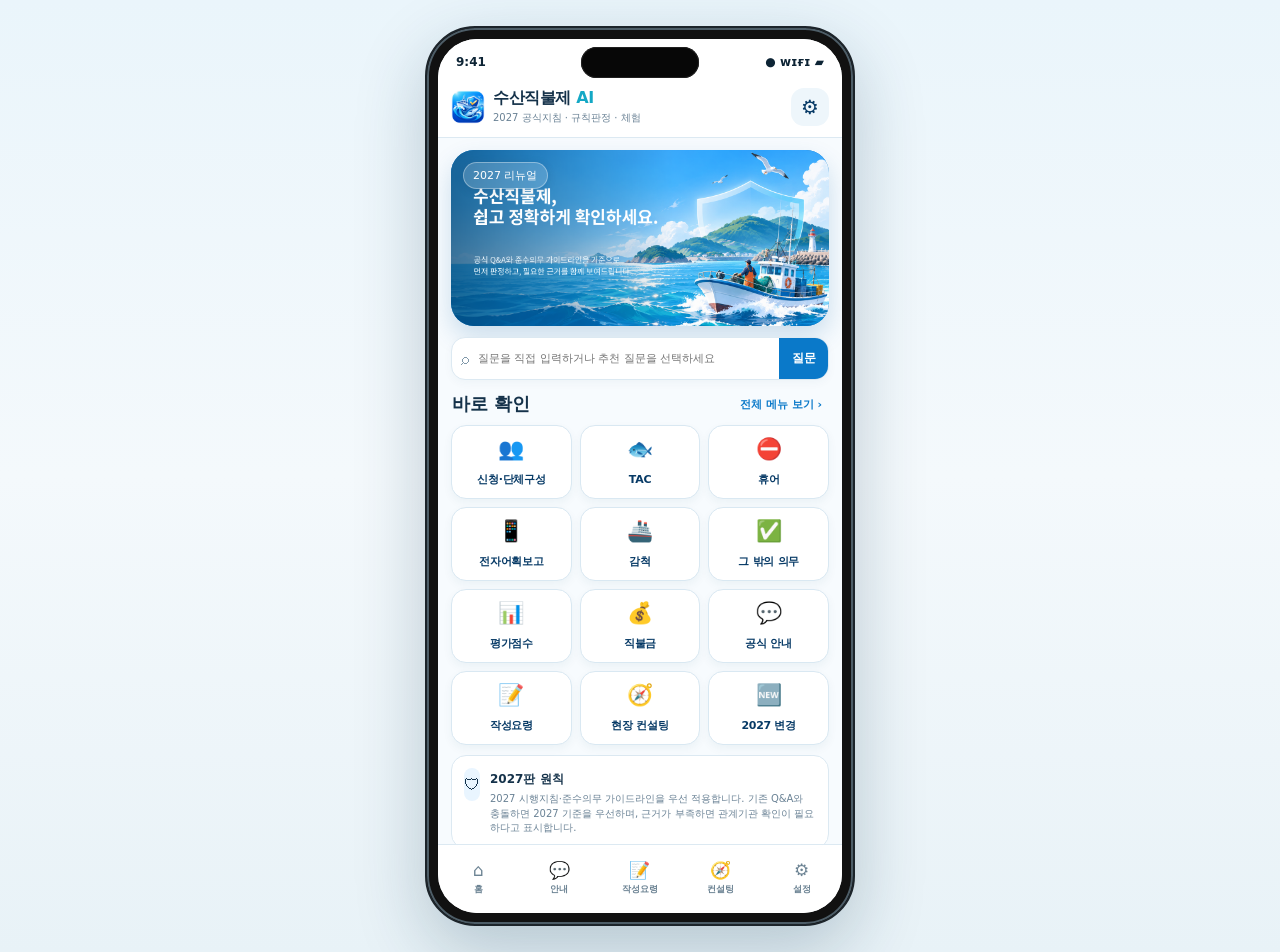
<file: index.html>
<!doctype html>
<html lang="ko">
<head>
  <meta charset="utf-8">
  <meta name="viewport" content="width=device-width, initial-scale=1, viewport-fit=cover">
  <meta name="theme-color" content="#0a79c9">
  <meta name="apple-mobile-web-app-capable" content="yes">
  <meta name="apple-mobile-web-app-status-bar-style" content="default">
  <meta name="apple-mobile-web-app-title" content="수산직불제 AI">
  <meta property="og:title" content="수산직불제 AI">
  <meta property="og:description" content="2027 시행지침·가이드라인 기반 수산직불제 상담·체험 PWA">
  <meta property="og:image" content="./assets/images/cover-1600x900.png">
  <link rel="apple-touch-icon" href="./assets/icons/icon-192.png">
  <link rel="apple-touch-startup-image" href="./assets/images/splash-1080x1920.png">
  <title>수산직불제 AI</title>
  <link rel="manifest" href="./manifest.json">
  <link rel="stylesheet" href="./css/app.css">
</head>
<body>
  <div id="appSplash" class="app-splash" aria-hidden="true">
    <img src="./assets/images/splash-1080x1920.png" alt="">
  </div>
  <div class="stage">
    <div class="phone-shell">
      <div class="phone-hardware">
        <div class="dynamic-island"></div>
      </div>

      <div id="app" class="phone-screen">
        <header class="statusbar" aria-hidden="true">
          <span>9:41</span>
          <span>● ᴡɪғɪ ▰</span>
        </header>

        <header class="topbar">
          <div class="brand">
            <img src="./assets/icons/icon-192.png" class="brand-icon" alt="">
            <div>
              <strong>수산직불제 <em>AI</em></strong>
              <small>2027 공식지침 · 규칙판정 · 체험</small>
            </div>
          </div>
          <button class="round-icon" data-nav="settings" aria-label="설정">⚙</button>
        </header>

        <main>
          <section class="view active" id="home">
            <article class="hero-card hero-photo">
              <img src="./assets/images/hero-1200x560.png" alt="수산직불제 AI - 쉽고 정확하게 확인하세요">
              <span class="version-pill hero-version">2027 리뉴얼</span>
            </article>

            <div class="ask-combo" id="homeAskCombo">
              <div class="askbar">
                <span class="search-dot">⌕</span>
                <input id="homeQuestion" autocomplete="off" aria-autocomplete="list"
                  aria-controls="questionSuggestions"
                  placeholder="질문을 직접 입력하거나 추천 질문을 선택하세요">
                <button id="homeAsk">질문</button>
              </div>
              <div id="questionSuggestions" class="question-suggestions hidden" role="listbox"></div>
            </div>

            <div id="homeAnswer" class="result-card hidden"></div>

            <div class="section-title-row">
              <h2>바로 확인</h2>
              <button class="text-btn" data-nav="faq">전체 메뉴 보기 ›</button>
            </div>

            <div class="menu-grid">
              <button data-nav="eligibility"><span class="menu-ico people">👥</span><b>신청·단체구성</b></button>
              <button data-tool="faq:TAC"><span class="menu-ico fish">🐟</span><b>TAC</b></button>
              <button data-tool="faq:휴어"><span class="menu-ico stop">⛔</span><b>휴어</b></button>

              <button data-nav="ereport"><span class="menu-ico report">📱</span><b>전자어획보고</b></button>
              <button data-tool="faq:감척"><span class="menu-ico ship">🚢</span><b>감척</b></button>
              <button data-tool="faq:그밖의의무"><span class="menu-ico duty">✅</span><b>그 밖의 의무</b></button>

              <button data-nav="score"><span class="menu-ico score">📊</span><b>평가점수</b></button>
              <button data-nav="payment"><span class="menu-ico money">💰</span><b>직불금</b></button>
              <button data-nav="faq"><span class="menu-ico qa">💬</span><b>공식 안내</b></button>

              <button data-nav="guide"><span class="menu-ico guide">📝</span><b>작성요령</b></button>
              <button data-nav="consult"><span class="menu-ico consult">🧭</span><b>현장 컨설팅</b></button>
              <button data-nav="changes2027"><span class="menu-ico newyear">🆕</span><b>2027 변경</b></button>
            </div>

            <aside class="principle-card">
              <div class="principle-icon">🛡</div>
              <div>
                <strong>2027판 원칙</strong>
                <p>2027 시행지침·준수의무 가이드라인을 우선 적용합니다. 기존 Q&A와 충돌하면 2027 기준을 우선하며, 근거가 부족하면 관계기관 확인이 필요하다고 표시합니다.</p>
              </div>
            </aside>
          </section>

          <section class="view" id="eligibility">
            <div class="page-title">
              <button class="back" data-nav="home">‹</button>
              <h2>신청·단체구성</h2>
              <span></span>
            </div>

            <div class="sheet form">
              <div class="field-row">
                <label>어업 구분</label>
                <select id="fisheryType">
                  <option value="coastal">연안어업</option>
                  <option value="offshore">근해어업</option>
                </select>
              </div>
              <div class="field-row">
                <label>2027 기준</label>
                <div class="static-value">근해 5척 · 연안 10척</div>
              </div>
              <div class="field-row">
                <label>구성 어선 수</label>
                <input id="vesselCount" type="number" min="0" value="12">
              </div>
              <button class="primary wide" id="checkEligibility">판정하기</button>
            </div>
            <div id="eligibilityResult" class="result-card"></div>

            <div class="sheet form">
              <h3>조업일수 요건</h3>
              <label class="check"><input type="checkbox" id="isTacStage3Main"> <span>TAC 3단계(정착) 대상 어종을 주로 조업하는 신청단체</span></label>
              <label>조업일수<input id="operatingDays" type="number" min="0" value="60"></label>
              <button class="primary" id="checkOperatingDays">조업일수 판정</button>
              <div id="operatingDaysResult" class="mini-result"></div>
            </div>
          </section>

          <section class="view" id="score">
            <div class="page-title">
              <button class="back" data-nav="home">‹</button>
              <h2>평가점수</h2>
              <span></span>
            </div>

            <div class="sheet form">
              <h3>휴어 점수</h3>
              <div class="two-col">
                <label>전체 구성원<input id="closureTotal" type="number" value="30"></label>
                <label>참여 구성원<input id="closureJoin" type="number" value="30"></label>
              </div>
              <label>연속 조업중단 일수<input id="closureDays" type="number" value="55"></label>
              <label>금어기와의 관계<select id="closureRelation"><option value="continuous">금어기와 연속 설정</option><option value="separate">금어기와 별도 / 금어기 없음</option></select></label>
              <button class="primary" id="calcClosure">계산</button>
              <div id="closureResult" class="mini-result"></div>
            </div>

            <div class="sheet form">
              <h3>전자어획보고 참여점수</h3>
              <div class="two-col">
                <label>전체 구성원<input id="reportTotal" type="number" value="30"></label>
                <label>참여 구성원<input id="reportJoin" type="number" value="26"></label>
              </div>
              <button class="primary" id="calcReport">계산</button>
              <div id="reportResult" class="mini-result"></div>
            </div>

            <div class="sheet form">
              <h3>부적격 비율 감액</h3>
              <div class="two-col">
                <label>점검 대상 모수<input id="ineligibleTotal" type="number" value="30"></label>
                <label>부적격 구성원<input id="ineligibleCount" type="number" value="10"></label>
              </div>
              <button class="primary" id="calcReduction">감액 계산</button>
              <div id="reductionResult" class="mini-result"></div>
            </div>
          </section>

          <section class="view" id="changes2027">
            <div class="page-title">
              <button class="back" data-nav="home">‹</button>
              <h2>2027년 변경사항</h2>
              <span></span>
            </div>
            <div class="change-hero">
              <span class="change-badge">2027 핵심개편</span>
              <h3>달라진 기준을 한눈에 확인하세요.</h3>
              <p>카드를 누르면 변경 전·후와 2027 적용기준을 팝업으로 확인할 수 있습니다.</p>
            </div>
            <div class="change-grid" id="changeGrid">
              <button data-change="group"><span>👥</span><b>단체구성</b><small>근해 5 · 연안 10</small></button>
              <button data-change="schedule"><span>🗓</span><b>신청·이행기간</b><small>11.16~12.11</small></button>
              <button data-change="days"><span>🛥</span><b>조업일수</b><small>60일 / 30일</small></button>
              <button data-change="score"><span>📊</span><b>평가배점</b><small>35·25·20·20</small></button>
              <button data-change="closure"><span>⛔</span><b>휴어</b><small>금어기 연속 여부</small></button>
              <button data-change="ereport"><span>📱</span><b>전자어획보고</b><small>20점 + 사용체험</small></button>
              <button data-change="other"><span>✅</span><b>그 밖의 의무</b><small>최대 20점</small></button>
              <button data-change="payment"><span>💰</span><b>직불금 단가</b><small>구간별 계산 가능</small></button>
              <button data-change="penalty"><span>⚠</span><b>중도포기 감점</b><small>2028년부터 적용</small></button>
            </div>
            <div class="source-note">근거: 2027년 수산자원보호 직접지불제 사업 시행지침 · 2027년 준수의무 가이드라인</div>
          </section>

          <section class="view" id="ereport">
            <div class="page-title">
              <button class="back" data-nav="home">‹</button>
              <h2>전자어획보고</h2>
              <span></span>
            </div>
            <div class="info-banner ereport-banner">
              <b>2027년은 어획증명관리시스템 앱으로 보고합니다.</b>
              <p>수협 조업정보알리미 앱은 인정되지 않는다고 가이드라인에 명시되어 있습니다.</p>
            </div>
            <div class="metric-row">
              <div><b>20점</b><small>최대 배점</small></div>
              <div><b>50%</b><small>최소 참여율</small></div>
              <div><b>80%</b><small>개별 이행 인정</small></div>
            </div>
            <div class="sheet compact-info">
              <h3>보고 기준</h3>
              <p><b>연안</b> · 조업일마다 1회 이상, 하루 여러 항차도 1회 인정</p>
              <p><b>근해</b> · 1항차(출항~입항)마다 1회 이상</p>
              <p><b>무어획</b> · ‘어획물 없음’으로 보고</p>
              <p><b>인정기간</b> · 2027.2.1.~9.30. 입력 실적</p>
            </div>
            <div class="experience-actions">
              <button class="secondary experience-btn" data-guide="ereport"><span>📝</span><b>작성요령 보기</b><small>신청서·이행계획서·평가지표</small></button>
              <button class="secondary experience-btn" data-modal="reportExample"><span>🖼</span><b>사용 예시 보기</b><small>공식 자료 화면 2장</small></button>
              <button class="primary experience-btn experience-wide" data-modal="reportSimulator"><span>🎮</span><b>직접 체험하기</b><small>실제 전송 없는 연습모드</small></button>
            </div>
            <button class="text-link-btn" data-tool="faq:전자어획보고">전자어획보고 공식 안내 더 보기 ›</button>
          </section>

          <section class="view" id="payment">
            <div class="page-title">
              <button class="back" data-nav="home">‹</button>
              <h2>직불금 계산</h2>
              <span></span>
            </div>
            <div class="info-banner"><b>2027 시행지침의 톤수 구간별 단가를 적용합니다.</b><p>최종 지급은 지급요건·이행점검 결과 등에 따라 달라질 수 있습니다.</p></div>
            <div class="sheet form">
              <label>지급대상자<select id="payType"><option value="individual">개인</option><option value="corporate">법인</option></select></label>
              <label>본선/대상어선 총톤수<input id="mainTonnage" type="number" step="0.01" min="0" value="9.77"></label>
              <label class="check"><input type="checkbox" id="fleetMode"><span>선단조업(부속선 톤수 10% 추가 인정)</span></label>
              <label id="auxTonnageLabel" class="hidden">부속선 톤수 합<input id="auxTonnage" type="number" step="0.01" min="0" value="0"></label>
              <button class="primary" id="calcPayment">예상 직불금 계산</button>
              <div id="paymentResult" class="mini-result"></div>
            </div>
            <div class="rate-table">
              <div><b>10톤 이하</b><span>75만원/톤</span></div>
              <div><b>10~20톤</b><span>70만원/톤</span></div>
              <div><b>20톤 초과</b><span>65만원/톤</span></div>
            </div>
          </section>

          <section class="view" id="faq">
            <div class="page-title">
              <button class="back" data-nav="home">‹</button>
              <h2>2027 공식 안내</h2>
              <span></span>
            </div>

            <div class="faq-search">
              <input id="faqSearch" placeholder="질문을 검색해보세요. (예: 직불금, 신청자격)">
              <button id="faqSearchBtn">⌕</button>
            </div>
            <div class="chips" id="faqChips"></div>
            <div id="faqList"></div>
          </section>

          <section class="view" id="guide">
            <div class="page-title">
              <button class="back" data-nav="home">‹</button>
              <h2>작성요령</h2>
              <span></span>
            </div>

            <div class="guide-hero">
              <span class="guide-badge">2027 실무가이드</span>
              <h3>신청서부터 이행계획서까지 바로 확인하세요.</h3>
              <p>항목을 누르면 작성요령·평가지표·올바른/잘못된 작성예시를 팝업으로 확인할 수 있습니다.</p>
            </div>

            <div class="guide-category-grid">
              <button data-guide="application"><span>📄</span><b>신청·제출서류</b><small>신청서·계획서·증빙</small></button>
              <button data-guide="tac"><span>🐟</span><b>TAC 작성요령</b><small>기본의무·평가지표</small></button>
              <button data-guide="closure"><span>⛔</span><b>휴어 작성요령</b><small>올바른·잘못된 예시</small></button>
              <button data-guide="ereport"><span>📱</span><b>전자어획보고</b><small>작성요령·앱 체험</small></button>
              <button data-guide="other"><span>✅</span><b>그 밖의 의무</b><small>항목별 작성예시</small></button>
              <button data-guide="score"><span>📊</span><b>평가지표 모음</b><small>35·25·20·20</small></button>
            </div>

            <div class="sheet guide-note">
              <h3>빠른 연결</h3>
              <div class="guide-quick-actions">
                <button class="secondary" data-nav="eligibility">단체구성 판정</button>
                <button class="secondary" data-nav="score">점수 계산</button>
                <button class="secondary" data-nav="payment">직불금 계산</button>
                <button class="secondary" data-modal="reportSimulator">전자어획보고 체험</button>
              </div>
              <p>공식안내 또는 추천질문 답변 아래의 관련 버튼에서도 이 작성요령 화면으로 바로 연결됩니다.</p>
            </div>
          </section>

          <section class="view" id="consult">
            <div class="page-title">
              <button class="back" data-nav="home">‹</button>
              <h2>현장 컨설팅</h2>
              <span></span>
            </div>

            <div class="consult-tabs" id="consultTabs">
              <button class="active" data-consult-tab="record">상담기록</button>
              <button data-consult-tab="field">현장정보</button>
            </div>

            <div class="consult-panel active" data-consult-panel="record">
              <div class="warning-banner">
                <b>시범판에서는 개인식별정보를 저장하지 않습니다.</b>
                <p>기관 백엔드 연결 후 동의·권한·보안정책을 적용합니다.</p>
              </div>

              <div class="sheet form">
                <label>익명 사례 ID<input id="caseId" placeholder="예: CASE-2027-001"></label>
                <label>지역<input id="caseRegion" placeholder="시·군 수준"></label>
                <label>어업구분<select id="caseFishery"><option>연안</option><option>근해</option></select></label>
                <label>주요 상담분야<select id="caseTopic"><option>신청·단체구성</option><option>TAC</option><option>휴어</option><option>전자어획보고</option><option>감척</option><option>그 밖의 의무</option><option>직불금</option><option>기타</option></select></label>
                <label>애로사항<textarea id="caseIssue" rows="4"></textarea></label>
                <label>상담·조치내용<textarea id="caseAdvice" rows="4"></textarea></label>
                <button class="primary" id="exportCase">익명 기록 JSON 내려받기</button>
              </div>
            </div>

            <div class="consult-panel" data-consult-panel="field">
              <div class="info-banner">
                <b>현장정보는 현장 컨설팅 안에서 함께 관리합니다.</b>
                <p>🟢 공식정보 / 🟡 이용자 현장정보 · 현재는 로컬 시범 저장입니다.</p>
              </div>
              <button class="primary wide" id="openWikiForm">＋ 현장정보 올리기</button>
              <div id="wikiForm" class="sheet form hidden">
                <label>제목<input id="wikiTitle" maxlength="100"></label>
                <label>분류<select id="wikiCategory"><option>TAC</option><option>휴어</option><option>전자어획보고</option><option>감척</option><option>신청</option><option>기타</option></select></label>
                <label>지역(선택)<input id="wikiRegion" placeholder="예: 경남 통영"></label>
                <label>내용<textarea id="wikiBody" rows="5"></textarea></label>
                <label class="check"><input type="checkbox" id="wikiConfirm"> <span>공식자료가 아닌 이용자 현장정보임을 확인합니다.</span></label>
                <button class="primary" id="saveWiki">로컬 시범 저장</button>
              </div>
              <div id="wikiList"></div>
            </div>
          </section>

          <section class="view" id="settings">
            <div class="page-title">
              <button class="back" data-nav="home">‹</button>
              <h2>설정</h2>
              <span></span>
            </div>

            <div class="settings-list">
              <details open>
                <summary><span class="setting-icon blue">🏢</span><div><b>유관기관 API</b><small>해양수산부·지자체 등 기관 데이터 연결</small></div><i>›</i></summary>
                <div class="setting-body form">
                  <label>연결 이름<input id="instName" placeholder="예: 기관 TAC API"></label>
                  <label>Proxy/Base URL<input id="instUrl" placeholder="https://..."></label>
                  <label>임시 토큰(세션 전용)<input id="instToken" type="password" autocomplete="off"></label>
                  <button class="secondary" id="testInst">연결 테스트</button>
                  <div id="instStatus" class="status"></div>
                </div>
              </details>

              <details>
                <summary><span class="setting-icon green">A</span><div><b>유료 API</b><small>더 다양한 분석 기능을 이용할 수 있습니다.</small></div><i>›</i></summary>
                <div class="setting-body form">
                  <label>서비스명<input id="paidName"></label>
                  <label>Proxy/Base URL<input id="paidUrl"></label>
                  <label>임시 토큰(세션 전용)<input id="paidToken" type="password" autocomplete="off"></label>
                  <button class="secondary" id="testPaid">연결 테스트</button>
                  <div id="paidStatus" class="status"></div>
                </div>
              </details>

              <details>
                <summary><span class="setting-icon cyan">✥</span><div><b>AI 연결</b><small>최신 AI로 더 정확한 보조 설명 제공</small></div><i>›</i></summary>
                <div class="setting-body form">
                  <label>공급자<select id="aiProvider"><option>OpenAI</option><option>Gemini</option><option>OpenAI-compatible</option></select></label>
                  <label>Worker Proxy URL<input id="aiUrl" placeholder="https://worker.example.com/ai"></label>
                  <label>모델명<input id="aiModel" placeholder="기관에서 지정"></label>
                  <label>임시 토큰(세션 전용)<input id="aiToken" type="password" autocomplete="off"></label>
                  <button class="secondary" id="testAi">연결 테스트</button>
                  <div id="aiStatus" class="status"></div>
                </div>
              </details>

              <details>
                <summary><span class="setting-icon gray">🗓</span><div><b>기준연도 설정</b><small>현재 2027년 기준</small></div><i>›</i></summary>
                <div class="setting-body"><p>2027 리뉴얼판은 2027년 사업 시행지침과 준수의무 가이드라인 기준입니다.</p></div>
              </details>

              <details>
                <summary><span class="setting-icon blue">?</span><div><b>도움말</b><small>이용 방법과 주의사항</small></div><i>›</i></summary>
                <div class="setting-body"><p><b>이용방법</b><br>홈의 아이콘·추천질문·공식안내에서 원하는 내용을 확인하고, 답변 아래의 관련 버튼으로 작성요령·평가지표·계산·체험 기능을 이어서 사용할 수 있습니다.</p><p><b>주의사항</b><br>본 앱은 2027 시행지침·가이드라인 기반 보조도구입니다. 최종 신청·지급·이행 판단은 관계기관의 최신 공식자료를 확인해야 합니다.</p><p><b>설치</b><br>스마트폰 브라우저의 ‘홈 화면에 추가/앱 설치’를 이용하면 PWA로 사용할 수 있습니다.</p></div>
              </details>
            </div>

            <div class="future-card">
              <span>◉</span>
              <div>
                <b>확장 가능한 구조</b>
                <p>향후 수산자원 관리, 어획량, 자원량 등 기관 데이터와 연계할 수 있도록 설계합니다.</p>
              </div>
            </div>
          </section>
        </main>

        <nav class="bottomnav">
          <button data-nav="home"><span>⌂</span><b>홈</b></button>
          <button data-nav="faq"><span>💬</span><b>안내</b></button>
          <button data-nav="guide"><span>📝</span><b>작성요령</b></button>
          <button data-nav="consult"><span>🧭</span><b>컨설팅</b></button>
          <button data-nav="settings"><span>⚙</span><b>설정</b></button>
        </nav>
      </div>
    </div>
  </div>


  <div id="appModal" class="modal-overlay hidden" role="dialog" aria-modal="true">
    <div class="modal-card">
      <div class="modal-head"><button id="modalBack" class="modal-back hidden">‹</button><h3 id="modalTitle">안내</h3><button id="modalClose" class="modal-close">×</button></div>
      <div id="modalBody" class="modal-body"></div>
    </div>
  </div>

  <script src="./js/app.js"></script>
</body>
</html>
</file>
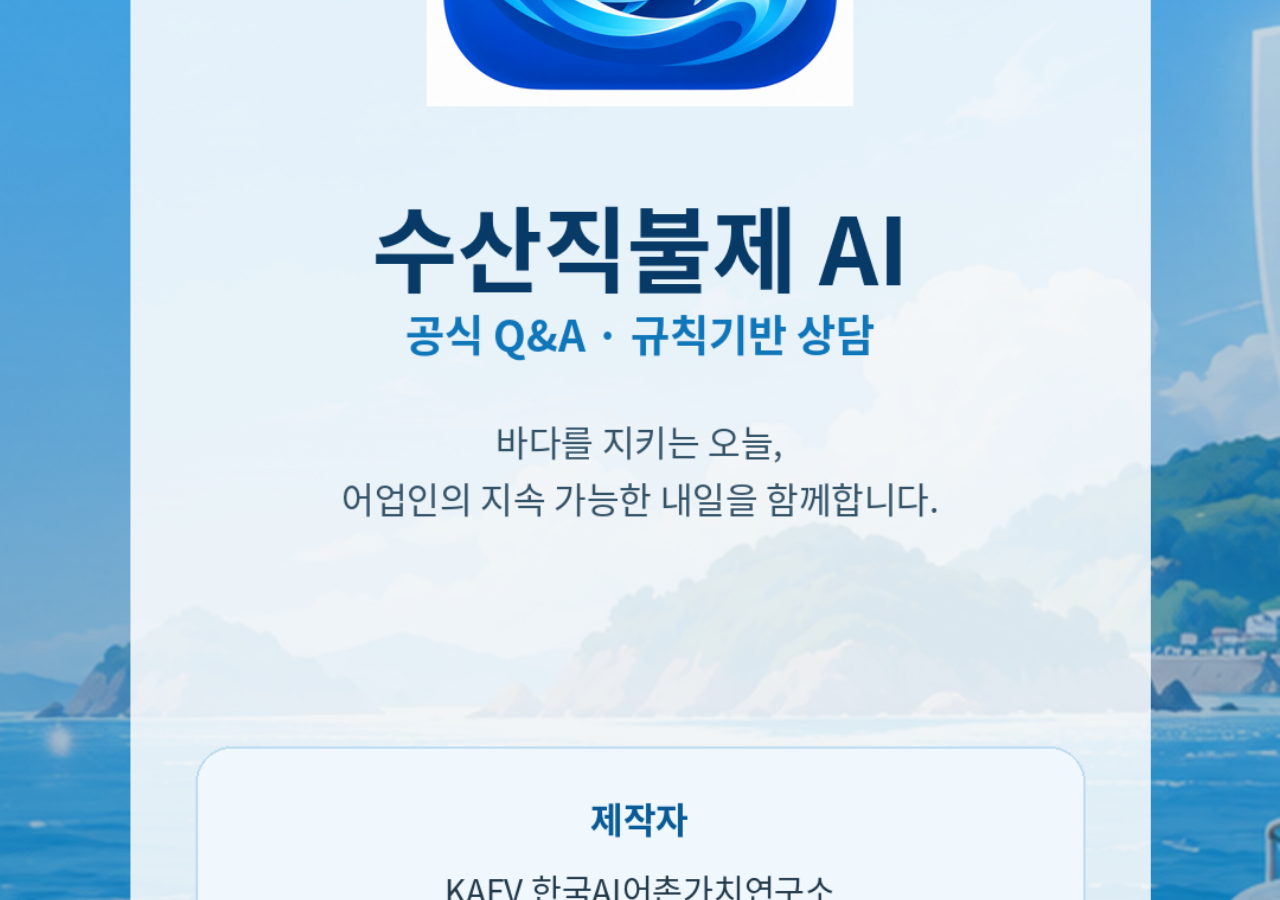
<file: splash.html>
<!doctype html>
<html lang="ko">
<head>
  <meta charset="utf-8">
  <meta name="viewport" content="width=device-width,initial-scale=1,viewport-fit=cover">
  <meta name="theme-color" content="#0879c9">
  <title>수산직불제 AI</title>
  <style>
    html,body{margin:0;width:100%;height:100%;background:#0879c9;overflow:hidden}
    body{display:flex;align-items:center;justify-content:center}
    img{width:100%;height:100%;object-fit:cover}
  </style>
</head>
<body>
  <img src="./assets/images/splash-1080x1920.png" alt="수산직불제 AI">
  <script>setTimeout(()=>location.replace('./index.html'),1500);</script>
</body>
</html>
</file>
<file: css/app.css>
:root{
  --blue:#0a79c9;--blue2:#0e8fe1;--navy:#073a66;--cyan:#19acd3;--teal:#15a6a3;
  --bg:#edf5fa;--screen:#f7fbfe;--card:#fff;--text:#15324a;--muted:#6a8295;
  --line:#dce9f2;--ok:#0b9d69;--warn:#f59a23;--danger:#d84f4f;
}
*{box-sizing:border-box}
html,body{margin:0;min-height:100%;font-family:system-ui,-apple-system,"Noto Sans KR","Apple SD Gothic Neo",sans-serif;color:var(--text);background:
linear-gradient(180deg,#eaf5fb,#f4f9fc 50%,#e8f2f7)}
body{padding:26px 12px}
button,input,select,textarea{font:inherit}
button{cursor:pointer}

.stage{min-height:100vh;display:flex;justify-content:center;align-items:flex-start}
.phone-shell{
  width:430px;max-width:100%;height:900px;position:relative;background:#111;border:2px solid #1c242a;
  border-radius:50px;padding:11px;box-shadow:0 24px 70px rgba(13,55,79,.24),inset 0 0 0 2px #4d5d67;
}
.phone-hardware{position:absolute;inset:0;pointer-events:none;z-index:100}
.dynamic-island{
  position:absolute;top:19px;left:50%;transform:translateX(-50%);width:118px;height:31px;border-radius:20px;background:#070707;
  box-shadow:inset 0 0 0 1px #202020;
}
.phone-screen{
  position:relative;width:100%;height:100%;border-radius:39px;overflow:hidden;background:var(--screen);
  display:flex;flex-direction:column;
}
.statusbar{
  height:37px;display:flex;align-items:center;justify-content:space-between;padding:8px 18px 0;font-size:12px;font-weight:800;color:#0d2435;
  background:#fff;flex:0 0 auto;
}
.topbar{
  height:62px;background:#fff;border-bottom:1px solid var(--line);display:flex;align-items:center;justify-content:space-between;
  padding:9px 13px;flex:0 0 auto;
}
.brand{display:flex;align-items:center;gap:8px}.brand-icon{width:34px;height:34px;border-radius:10px}
.brand strong{display:block;font-size:16px;letter-spacing:-.4px}.brand em{font-style:normal;color:#14a8c5}.brand small{display:block;font-size:10px;color:var(--muted);margin-top:2px}
.round-icon{width:38px;height:38px;border:0;border-radius:13px;background:#eef6fb;color:var(--navy);font-size:20px}

main{flex:1;overflow:auto;padding:12px 13px 90px;scrollbar-width:none}main::-webkit-scrollbar{display:none}
.view{display:none}.view.active{display:block}

.hero-card{
  position:relative;height:205px;border-radius:23px;overflow:hidden;background:linear-gradient(145deg,#108ce0 0%,#0877c3 52%,#075d9e 100%);
  color:#fff;padding:17px 17px 15px;box-shadow:0 11px 25px rgba(0,91,154,.18)
}
.hero-copy{position:relative;z-index:2;width:73%}.version-pill{display:inline-block;padding:5px 9px;border-radius:999px;background:rgba(255,255,255,.18);border:1px solid rgba(255,255,255,.35);font-size:11px}
.hero-card h1{font-size:25px;line-height:1.15;margin:12px 0 8px;letter-spacing:-1.1px}.hero-card p{font-size:11px;line-height:1.55;margin:0;color:#e8f7ff}
.hero-art{position:absolute;right:0;bottom:0;width:47%;height:100%;overflow:hidden}
.sun{position:absolute;width:43px;height:43px;border-radius:50%;background:#ffe9a8;right:24px;top:20px;opacity:.85}
.island{position:absolute;background:#5bb7b6;border-radius:50% 50% 0 0;filter:brightness(.9)}.i1{width:110px;height:38px;right:-16px;bottom:61px;transform:rotate(-8deg)}.i2{width:84px;height:29px;right:67px;bottom:57px;transform:rotate(7deg);background:#74c6bc}
.boat{position:absolute;right:19px;bottom:47px;font-size:35px;filter:drop-shadow(0 3px 2px rgba(0,0,0,.15))}
.wave{position:absolute;left:0;right:0;border-radius:50% 50% 0 0}.w1{height:53px;bottom:-15px;background:#13a6d6;transform:rotate(-4deg);width:140%}.w2{height:39px;bottom:-18px;background:#0d6ca8;transform:rotate(5deg);width:140%}

.askbar{
  margin:11px 0 12px;display:grid;grid-template-columns:24px 1fr 49px;align-items:center;background:#fff;border:1px solid var(--line);
  border-radius:14px;height:43px;box-shadow:0 3px 10px rgba(18,67,97,.04);overflow:hidden
}
.search-dot{padding-left:9px;color:#8199aa}.askbar input{height:100%;border:0;outline:0;font-size:11px;color:var(--text);min-width:0}.askbar button{height:100%;border:0;background:var(--blue);color:#fff;font-weight:800;font-size:12px}

.section-title-row{display:flex;justify-content:space-between;align-items:center;margin:3px 1px 9px}.section-title-row h2{font-size:18px;margin:0}.text-btn{border:0;background:transparent;color:var(--blue);font-size:11px;font-weight:700}

.menu-grid{display:grid;grid-template-columns:repeat(3,1fr);gap:8px}
.menu-grid button{
  min-height:74px;border:1px solid #d9e8f2;border-radius:15px;background:#fff;padding:9px 5px 7px;
  box-shadow:0 4px 10px rgba(27,77,107,.05);color:var(--navy)
}
.menu-ico{display:block;font-size:21px;line-height:1;margin-bottom:8px}.menu-grid b{font-size:11px;letter-spacing:-.3px}

.principle-card{display:flex;gap:10px;margin-top:10px;padding:12px;border-radius:15px;background:#fff;border:1px solid var(--line)}
.principle-icon{width:33px;height:33px;border-radius:12px;display:grid;place-items:center;background:#e9f5ff}
.principle-card strong{font-size:12px}.principle-card p{font-size:10px;line-height:1.45;margin:4px 0 0;color:var(--muted)}

.page-title{display:grid;grid-template-columns:38px 1fr 38px;align-items:center;margin:0 0 11px}.page-title h2{text-align:center;font-size:17px;margin:0}.back{border:0;background:transparent;font-size:31px;line-height:1;color:#1d3c53}

.sheet,.result-card,.faq-item,.wiki-item{background:#fff;border:1px solid var(--line);border-radius:17px;box-shadow:0 4px 13px rgba(15,63,92,.05)}
.sheet{padding:14px;margin:10px 0}
.form{display:grid;gap:11px}.form h3{margin:0 0 2px;font-size:15px}.form label{display:grid;gap:6px;font-size:11px;font-weight:800;color:#315268}
.form input,.form select,.form textarea{width:100%;border:1px solid var(--line);border-radius:11px;background:#fbfdff;padding:11px;color:var(--text);outline:none}
.field-row{display:grid;grid-template-columns:110px 1fr;align-items:center}.field-row label{font-size:12px}.two-col{display:grid;grid-template-columns:1fr 1fr;gap:9px}
.check{display:grid!important;grid-template-columns:auto 1fr!important;align-items:start!important}.check input{width:auto!important;margin-top:3px}
.primary,.secondary{border-radius:12px;padding:11px 13px;font-weight:800;border:0}.primary{background:linear-gradient(135deg,var(--blue),var(--blue2));color:#fff}.secondary{background:#fff;color:var(--blue);border:1px solid var(--blue)}.wide{width:100%}

.result-card{padding:13px;margin:10px 0;font-size:12px;line-height:1.55}.result-card h3{font-size:14px;margin:4px 0 6px}.verdict{font-size:15px;font-weight:900;color:var(--ok)}.warn{color:var(--warn);font-weight:800}.source{margin-top:9px;padding-top:8px;border-top:1px solid var(--line);font-size:10px;color:var(--muted)}
.mini-result{padding:11px;border-radius:11px;background:#eef8ff;font-size:11px;line-height:1.5}.hidden{display:none!important}

.faq-search{height:42px;display:grid;grid-template-columns:1fr 42px;background:#fff;border:1px solid var(--line);border-radius:13px;overflow:hidden;margin-bottom:9px}.faq-search input{border:0;outline:0;padding:0 12px;font-size:11px}.faq-search button{border:0;background:#0a9ed4;color:#fff;font-size:20px}
.chips{display:flex;gap:6px;overflow:auto;padding:0 0 8px;scrollbar-width:none}.chips::-webkit-scrollbar{display:none}.chips button{white-space:nowrap;border:1px solid var(--line);background:#fff;border-radius:999px;padding:7px 10px;font-size:10px;color:#456376}.chips button.active{background:#0a73c5;color:#fff;border-color:#0a73c5}
.faq-item{margin:7px 0;padding:11px 12px}.faq-item summary{cursor:pointer;font-size:11px;font-weight:800;list-style:none}.faq-item summary::-webkit-details-marker{display:none}.faq-item .ans{padding-top:9px;line-height:1.55;font-size:11px;color:#3e5c71}
.tag{display:inline-block;margin-bottom:5px;padding:3px 7px;border-radius:999px;background:#ecf6fd;color:#0874bd;font-size:9px;font-weight:800}

.info-banner,.warning-banner,.future-card{border-radius:16px;padding:13px;margin-bottom:10px;font-size:11px;line-height:1.5}.info-banner{background:#effaf8;border:1px solid #d0eee8}.warning-banner{background:#fff4f4;border:1px solid #f1d0d0}.info-banner p,.warning-banner p{margin:4px 0 0;color:var(--muted)}
.wiki-item{padding:12px;margin:8px 0}.wiki-item h3{font-size:13px;margin:3px 0}.wiki-item small{font-size:9px;color:var(--muted)}.wiki-item p{font-size:11px;line-height:1.5}

.settings-list{display:grid;gap:8px}.settings-list details{background:#fff;border:1px solid var(--line);border-radius:16px;overflow:hidden}.settings-list summary{display:grid;grid-template-columns:40px 1fr 16px;gap:9px;align-items:center;padding:12px;cursor:pointer;list-style:none}.settings-list summary::-webkit-details-marker{display:none}.settings-list summary b{display:block;font-size:12px}.settings-list summary small{display:block;font-size:9px;color:var(--muted);margin-top:2px}.settings-list summary i{font-style:normal;color:#8aa0ae;font-size:21px}.setting-icon{width:34px;height:34px;border-radius:50%;display:grid;place-items:center;font-weight:900;background:#eef5f9}.setting-icon.blue{background:#e9f4ff;color:#0a76c7}.setting-icon.green{background:#eef9ec;color:#39a349}.setting-icon.cyan{background:#e9f8fb;color:#12a8c5}.setting-icon.gray{background:#f1f3f4;color:#71818c}.setting-body{padding:0 12px 13px;border-top:1px solid #edf3f7}.setting-body p{font-size:10px;line-height:1.5;color:var(--muted)}
.future-card{display:flex;gap:10px;margin-top:11px;background:#eaf7ff;border:1px solid #d2eaf8}.future-card span{font-size:24px;color:#0b78c4}.future-card b{font-size:11px}.future-card p{margin:4px 0 0;color:#587287;font-size:10px}

.status{font-size:10px;color:var(--muted)}
.bottomnav{
  position:absolute;left:0;right:0;bottom:0;height:69px;display:grid;grid-template-columns:repeat(5,1fr);background:rgba(255,255,255,.97);
  border-top:1px solid var(--line);z-index:30;padding-bottom:5px
}
.bottomnav button{border:0;background:transparent;color:#6d8494;padding:6px 0 2px}.bottomnav button span{display:block;font-size:17px;line-height:1.1}.bottomnav button b{display:block;font-size:9px;margin-top:3px}.bottomnav button:hover,.bottomnav button:focus{color:var(--blue)}

@media(max-width:520px){
  body{padding:0;background:#fff}
  .phone-shell{width:100%;height:100vh;border:0;border-radius:0;padding:0;background:#fff;box-shadow:none}
  .phone-screen{border-radius:0}
  .phone-hardware,.dynamic-island{display:none}
  .statusbar{display:none}
  .topbar{padding-top:max(9px,env(safe-area-inset-top));height:auto;min-height:60px}
  .bottomnav{padding-bottom:max(5px,env(safe-area-inset-bottom));height:calc(69px + env(safe-area-inset-bottom))}
}


/* ===== v0.3: 실제 이미지 Hero / Splash / 질문 자동완성 ===== */
.app-splash{
  position:fixed;inset:0;z-index:9999;background:#0879c9;
  display:flex;align-items:center;justify-content:center;
  opacity:1;visibility:visible;transition:opacity .35s ease,visibility .35s ease;
}
.app-splash img{width:100%;height:100%;object-fit:cover}
.app-splash.is-hidden{opacity:0;visibility:hidden;pointer-events:none}

.hero-card.hero-photo{
  height:auto;aspect-ratio:1200/560;padding:0;background:#0879c9;
  position:relative;overflow:hidden;border-radius:23px;
}
.hero-card.hero-photo>img{
  display:block;width:100%;height:100%;object-fit:cover;
}
.hero-version{
  position:absolute;top:12px;left:12px;z-index:3;
  box-shadow:0 2px 10px rgba(0,52,91,.14);
}

.ask-combo{position:relative;z-index:40;margin:11px 0 12px}
.ask-combo .askbar{margin:0}
.question-suggestions{
  position:absolute;top:48px;left:0;right:0;z-index:50;
  max-height:325px;overflow:auto;background:rgba(255,255,255,.99);
  border:1px solid #cfe1ec;border-radius:15px;
  box-shadow:0 14px 30px rgba(17,65,94,.18);
  padding:7px;scrollbar-width:thin;
}
.question-suggestions::before{
  content:"추천 질문 · 선택하거나 직접 입력할 수 있습니다";
  display:block;padding:5px 8px 7px;color:#72899a;font-size:9px;font-weight:700;
}
.suggestion-item{
  width:100%;display:grid;grid-template-columns:auto 1fr;gap:8px;align-items:start;
  text-align:left;border:0;border-bottom:1px solid #edf3f7;background:#fff;
  padding:9px 8px;color:#16384e;border-radius:9px;
}
.suggestion-item:last-child{border-bottom:0}
.suggestion-item:hover,.suggestion-item.active{background:#edf8ff}
.suggestion-cat{
  display:inline-block;white-space:nowrap;margin-top:1px;padding:3px 6px;border-radius:999px;
  background:#e8f5fd;color:#0876bd;font-size:8px;font-weight:900;
}
.suggestion-text{font-size:10px;line-height:1.38;font-weight:750}
.suggestion-empty{padding:13px 10px;color:#768d9d;font-size:10px;line-height:1.45}
.asked-question{
  margin:-2px -1px 10px;padding:8px 10px;border-radius:10px;
  background:#f2f8fc;color:#496779;font-size:10px;font-weight:700;
}
.asked-question b{color:#0877c3}

@media(max-width:520px){
  .question-suggestions{top:48px;max-height:42vh}
}


/* ===== 2027 Renewal ===== */
.static-value{padding:10px 11px;border:1px solid var(--line);border-radius:11px;background:#f2f9fd;font-size:11px;font-weight:800;color:#0a6fac}
.menu-ico.newyear{filter:none}
.change-hero{padding:16px;border-radius:18px;background:linear-gradient(145deg,#0a79c9,#12a3d4);color:#fff;margin-bottom:10px;box-shadow:0 8px 20px rgba(7,100,160,.16)}
.change-hero h3{margin:8px 0 5px;font-size:17px}.change-hero p{margin:0;font-size:10px;line-height:1.5;color:#eaf8ff}.change-badge{display:inline-block;padding:4px 8px;border:1px solid rgba(255,255,255,.45);border-radius:999px;font-size:9px;font-weight:900;background:rgba(255,255,255,.14)}
.change-grid{display:grid;grid-template-columns:repeat(3,1fr);gap:8px}.change-grid button{min-height:86px;border:1px solid var(--line);border-radius:15px;background:#fff;padding:9px 5px;color:var(--navy);box-shadow:0 4px 10px rgba(27,77,107,.05)}.change-grid span{display:block;font-size:22px;margin-bottom:6px}.change-grid b{display:block;font-size:11px}.change-grid small{display:block;font-size:8px;color:var(--muted);margin-top:3px;line-height:1.25}.source-note{font-size:9px;line-height:1.5;color:var(--muted);padding:11px 2px}
.ereport-banner{background:#eaf8ff;border-color:#cde7f7}.metric-row{display:grid;grid-template-columns:repeat(3,1fr);gap:7px;margin:9px 0}.metric-row>div{background:#fff;border:1px solid var(--line);border-radius:14px;padding:10px 5px;text-align:center}.metric-row b{display:block;font-size:18px;color:#0877c3}.metric-row small{display:block;font-size:8px;color:var(--muted);margin-top:2px}.compact-info h3{margin:0 0 8px}.compact-info p{font-size:10px;line-height:1.5;margin:6px 0;padding-bottom:6px;border-bottom:1px dashed #e2edf4}.compact-info p:last-child{border-bottom:0;padding-bottom:0}.experience-actions{display:grid;grid-template-columns:1fr 1fr;gap:8px}.experience-btn{min-height:82px;display:flex;flex-direction:column;align-items:center;justify-content:center;gap:3px}.experience-btn span{font-size:23px}.experience-btn b{font-size:11px}.experience-btn small{font-size:8px;opacity:.82}.text-link-btn{width:100%;border:0;background:transparent;color:var(--blue);font-size:10px;font-weight:800;padding:12px}
.rate-table{display:grid;grid-template-columns:repeat(3,1fr);gap:7px}.rate-table div{background:#fff;border:1px solid var(--line);border-radius:13px;padding:10px 5px;text-align:center}.rate-table b,.rate-table span{display:block}.rate-table b{font-size:10px}.rate-table span{font-size:10px;color:#0877c3;font-weight:850;margin-top:4px}
.modal-overlay{position:fixed;inset:0;z-index:200;background:rgba(4,26,42,.55);display:flex;align-items:center;justify-content:center;padding:18px}.modal-card{width:100%;max-width:420px;max-height:92vh;background:#f7fbfe;border-radius:24px;overflow:hidden;display:flex;flex-direction:column;box-shadow:0 18px 50px rgba(0,0,0,.25)}.modal-head{height:56px;background:#fff;border-bottom:1px solid var(--line);display:grid;grid-template-columns:42px 1fr 42px;align-items:center;padding:0 7px;flex:0 0 auto}.modal-head h3{text-align:center;margin:0;font-size:15px}.modal-close,.modal-back{border:0;background:#eef6fb;border-radius:12px;width:36px;height:36px;font-size:23px;color:var(--navy)}.modal-body{padding:13px;overflow:auto;scrollbar-width:none}.modal-body::-webkit-scrollbar{display:none}.modal-section{background:#fff;border:1px solid var(--line);border-radius:16px;padding:13px;margin-bottom:9px}.modal-section h4{margin:0 0 7px;font-size:13px}.modal-section p{font-size:10px;line-height:1.55;margin:5px 0;color:#405f73}.compare-row{display:grid;grid-template-columns:1fr 24px 1fr;align-items:center;gap:6px}.compare-box{background:#f3f8fb;border-radius:12px;padding:10px;text-align:center}.compare-box strong{display:block;font-size:13px}.compare-box small{display:block;font-size:8px;color:var(--muted);margin-bottom:4px}.compare-arrow{text-align:center;color:#0b85cf;font-weight:900}.highlight-box{padding:10px;border-radius:12px;background:#eaf8ff;border:1px solid #cce8f7;font-size:10px;line-height:1.55}.official-example{width:100%;border-radius:12px;border:1px solid var(--line);background:#fff;margin:5px 0 10px}.example-caption{font-size:9px;line-height:1.45;color:var(--muted);margin:-3px 2px 11px}.modal-actions{display:flex;gap:8px;position:sticky;bottom:-13px;background:linear-gradient(transparent,#f7fbfe 25%);padding:18px 0 2px}.modal-actions button{flex:1}
.sim-progress{display:flex;gap:5px;margin-bottom:12px}.sim-progress i{height:5px;flex:1;border-radius:99px;background:#dbe9f1}.sim-progress i.on{background:#0a84d2}.sim-screen{background:#fff;border:1px solid var(--line);border-radius:18px;padding:14px}.sim-screen h4{margin:0 0 5px;font-size:14px}.sim-screen .sim-help{font-size:9px;color:var(--muted);margin-bottom:12px}.sim-choice{display:grid;gap:8px}.sim-choice button{border:1px solid var(--line);background:#f9fcfe;border-radius:12px;padding:11px;text-align:left;color:var(--text)}.sim-choice button.selected{border-color:#0a84d2;background:#eaf7ff}.sim-form{display:grid;gap:9px}.sim-form label{font-size:9px;font-weight:800;color:#456478}.sim-form input,.sim-form select{width:100%;border:1px solid var(--line);border-radius:10px;padding:10px;background:#fbfdff}.sim-summary{font-size:10px;line-height:1.65}.sim-done{text-align:center;padding:16px 5px}.sim-done .done-icon{font-size:42px}.sim-done h4{font-size:16px;margin:8px 0 5px}.sim-warning{font-size:9px;color:#c05a2c;background:#fff4ea;border:1px solid #f2d9c5;border-radius:10px;padding:9px;margin-top:10px}
@media(max-width:520px){.modal-overlay{padding:0}.modal-card{max-width:none;max-height:100%;height:100%;border-radius:0}.modal-head{padding-top:env(safe-area-inset-top);height:calc(56px + env(safe-area-inset-top))}.change-grid{grid-template-columns:repeat(3,1fr)}}


/* ===== 2027 Renewal v0.1.2 : modal header + visual simulator ===== */
/* Keep the left grid slot even when back is unavailable so title stays centered and X stays at far right. */
.modal-head .modal-back.hidden{display:block!important;visibility:hidden;pointer-events:none}
.modal-head h3{min-width:0;white-space:nowrap;overflow:hidden;text-overflow:ellipsis;padding:0 8px}

.sim-visual{margin:0 0 12px;border:1px solid #cfe2ee;border-radius:16px;background:#f4f9fc;padding:10px}
.sim-phone{width:100%;max-width:315px;margin:0 auto;border:1px solid #b8cedb;border-radius:17px;background:#fff;overflow:hidden;box-shadow:0 5px 14px rgba(22,74,105,.08)}
.sim-phone-top{display:flex;align-items:center;justify-content:space-between;padding:8px 10px;border-bottom:1px solid #e3edf3;background:#fbfdff;font-size:9px;color:#48677a}
.sim-phone-top b{font-size:11px;color:#173c52}
.sim-screen-title{padding:11px 12px 5px;font-size:12px;font-weight:900;color:#153b53}
.sim-screen-sub{padding:0 12px 9px;font-size:8px;color:#748b9a}
.sim-menu-list{display:grid;gap:7px;padding:0 10px 11px}
.sim-menu-row{display:flex;align-items:center;gap:9px;border:1px solid #d9e7ef;border-radius:11px;background:#fff;padding:10px;font-size:10px;color:#24485f}
.sim-menu-row.active{border-color:#0a84d2;background:#eaf7ff;color:#0873bd;font-weight:900}
.sim-menu-icon{width:28px;height:28px;border-radius:9px;background:#eef6fb;display:grid;place-items:center;font-size:16px;flex:0 0 auto}
.sim-toolbar{display:flex;justify-content:flex-end;gap:6px;padding:7px 10px;border-top:1px solid #e5eef4;background:#fbfdff}
.sim-mini-btn{border:1px solid #0a84d2;border-radius:8px;background:#fff;color:#0876c1;font-size:8px;font-weight:900;padding:6px 8px}
.sim-mini-btn.primary{background:#0a84d2;color:#fff}
.sim-report-list{display:grid;gap:7px;padding:0 10px 10px}
.sim-report-row{display:grid;grid-template-columns:1fr auto;gap:6px;align-items:center;border:1px solid #dce8ef;border-radius:11px;padding:9px;background:#fff}
.sim-report-row b{font-size:9px}.sim-report-row small{font-size:7px;color:#7b909e}.sim-report-row span{font-size:8px;color:#0a79c8;font-weight:900}
.sim-form-visual{padding:0 10px 10px;display:grid;gap:7px}
.sim-field-visual{border:1px solid #dce8ef;border-radius:10px;background:#fff;padding:8px}
.sim-field-visual label{display:block;font-size:7px;color:#7b909e;margin-bottom:4px}.sim-field-visual strong{font-size:10px;color:#25485e}
.sim-map-mini{height:70px;border-radius:10px;background:linear-gradient(160deg,#e5f5ff,#bde5f4);position:relative;overflow:hidden;border:1px solid #d3e6ef}
.sim-map-mini:before{content:"";position:absolute;left:-10%;right:-10%;bottom:-18px;height:55px;background:#59b9de;border-radius:50% 50% 0 0/30% 30% 0 0}
.sim-map-pin{position:absolute;left:57%;top:25%;font-size:18px;z-index:2}
.sim-species-list{display:grid;grid-template-columns:repeat(2,1fr);gap:7px;padding:0 10px 10px}
.sim-species-card{border:1px solid #dce8ef;border-radius:11px;background:#fff;padding:9px;text-align:center;font-size:9px}.sim-species-card.active{border-color:#0a84d2;background:#eaf7ff;color:#0873bd;font-weight:900}
.sim-summary-card{margin:0 10px 10px;border:1px solid #dce8ef;border-radius:11px;background:#fff;padding:10px;display:grid;gap:6px}
.sim-summary-line{display:flex;justify-content:space-between;gap:10px;font-size:9px}.sim-summary-line span{color:#718897}.sim-summary-line b{color:#25485e;text-align:right}
.sim-tap-note{text-align:center;font-size:8px;color:#6f8796;margin:7px 0 0}

/* ===== 2027 Renewal v0.2 : writing guide + connected help + consult merge ===== */
.menu-ico.guide{filter:none}
.guide-hero{padding:16px;border-radius:18px;background:linear-gradient(145deg,#0b6fad,#13a7c9);color:#fff;margin-bottom:10px;box-shadow:0 8px 20px rgba(7,100,160,.14)}
.guide-hero h3{margin:8px 0 5px;font-size:16px}.guide-hero p{margin:0;font-size:10px;line-height:1.5;color:#eaf8ff}.guide-badge{display:inline-block;padding:4px 8px;border:1px solid rgba(255,255,255,.45);border-radius:999px;font-size:9px;font-weight:900;background:rgba(255,255,255,.14)}
.guide-category-grid{display:grid;grid-template-columns:repeat(2,1fr);gap:8px;margin-bottom:10px}.guide-category-grid button{min-height:92px;border:1px solid var(--line);border-radius:15px;background:#fff;padding:10px 6px;color:var(--navy);box-shadow:0 4px 10px rgba(27,77,107,.05)}.guide-category-grid span{display:block;font-size:24px;margin-bottom:5px}.guide-category-grid b{display:block;font-size:11px}.guide-category-grid small{display:block;font-size:8px;color:var(--muted);margin-top:3px;line-height:1.35}.guide-note h3{margin:0 0 9px}.guide-note p{font-size:9px;line-height:1.45;color:var(--muted);margin:10px 0 0}.guide-quick-actions{display:grid;grid-template-columns:1fr 1fr;gap:7px}.guide-quick-actions button{font-size:9px;padding:9px 6px}
.guide-menu-list{display:grid;gap:8px}.guide-menu-list button{display:grid;grid-template-columns:34px 1fr 20px;align-items:center;gap:8px;width:100%;border:1px solid var(--line);border-radius:14px;background:#fff;padding:10px;text-align:left;color:var(--navy)}.guide-menu-list button>span{width:32px;height:32px;border-radius:10px;background:#eaf6fd;display:grid;place-items:center;font-size:16px}.guide-menu-list b{font-size:11px;display:block}.guide-menu-list small{font-size:8px;color:var(--muted);display:block;margin-top:2px}.guide-menu-list i{font-style:normal;color:#6b8ca2;font-size:18px;text-align:right}.guide-kicker{display:inline-block;font-size:9px;font-weight:900;color:#0877c3;background:#e9f6fe;border-radius:999px;padding:4px 7px;margin-bottom:7px}
.guide-checklist{display:grid;gap:8px}.guide-checklist>div{border:1px solid #dceaf2;border-radius:12px;padding:10px;background:#fbfdff}.guide-checklist b{display:block;color:#0877c3;margin-bottom:5px}.guide-checklist span{display:block;font-size:9px;line-height:1.5;padding:3px 0 3px 12px;position:relative}.guide-checklist span:before{content:'•';position:absolute;left:2px;color:#0a84d2}
.step-list{display:grid;gap:7px}.step-list>div{border:1px solid #dceaf2;border-radius:11px;padding:9px;background:#fbfdff}.step-list b{display:block;font-size:10px;color:#123f5a;margin-bottom:3px}.step-list span{display:block;font-size:9px;line-height:1.45;color:#597486}
.mock-form{border:1px solid #bfd4e1;border-radius:12px;overflow:hidden;margin:9px 0}.mock-head{padding:7px 9px;background:#eef5f9;text-align:center;font-weight:900;font-size:9px}.mock-options{display:grid;grid-template-columns:repeat(4,1fr);font-size:8px;text-align:center}.mock-options span{padding:9px 4px;border-right:1px solid #d9e7ef}.mock-options span:last-child{border-right:0}.mock-options .selected{background:#eef9ff;color:#0876bd;outline:2px solid #0a84d2;outline-offset:-2px;font-weight:900}.mock-options b{color:#e94f3a;font-size:12px}
.example-label{display:inline-block;font-size:9px;font-weight:900;border-radius:999px;padding:4px 7px;margin-bottom:7px}.example-good{border-color:#bfe7d2}.example-good .example-label{background:#e7f8ef;color:#168a51}.example-bad{border-color:#f1cfca}.example-bad .example-label{background:#fff0ee;color:#c84e3e}.example-grid{display:grid;grid-template-columns:1fr 1fr;gap:6px;margin:8px 0}.example-grid>div{border:1px solid #dbe8ef;border-radius:10px;padding:8px;background:#fbfdff}.example-grid small{display:block;font-size:7px;color:#7a909f;margin-bottom:3px}.example-grid b{display:block;font-size:9px;line-height:1.35;color:#24485f}.bad-list{display:grid;gap:6px}.bad-list p{margin:0!important;padding:8px 9px 8px 28px!important;border-radius:10px;background:#fff5f3;position:relative}.bad-list p:before{content:'×';position:absolute;left:10px;top:6px;font-weight:900;color:#d95140;font-size:14px}
.score-table{display:grid;border:1px solid #d8e6ee;border-radius:11px;overflow:hidden}.score-table>div{display:grid;grid-template-columns:1fr auto;gap:8px;align-items:center;padding:8px 10px;border-bottom:1px solid #e3edf3;font-size:9px}.score-table>div:last-child{border-bottom:0}.score-table b{color:#0877c3;font-size:11px}.subhead{margin-top:12px!important}.dual-score-table{display:grid;border:1px solid #d8e6ee;border-radius:11px;overflow:hidden}.dual-score-table>div{display:grid;grid-template-columns:1.25fr .75fr .75fr;gap:4px;align-items:center;padding:8px;border-bottom:1px solid #e3edf3;font-size:8px}.dual-score-table>div:last-child{border-bottom:0}.dual-score-table b{font-size:9px;color:#0877c3;text-align:center}.guide-table{display:grid;border:1px solid #d8e6ee;border-radius:11px;overflow:hidden}.guide-table>div{display:grid;grid-template-columns:1fr 58px;align-items:center;border-bottom:1px solid #e3edf3;padding:8px 9px;font-size:9px}.guide-table>div:last-child{border-bottom:0}.guide-table .th{background:#eef5f9}.guide-table b:last-child{text-align:center;color:#0877c3}.four-duty{display:grid;gap:7px}.four-duty>div{display:grid;grid-template-columns:32px 1fr;column-gap:8px;align-items:center;border:1px solid #dbe8ef;border-radius:11px;padding:9px;background:#fbfdff}.four-duty span{grid-row:1/3;font-size:19px}.four-duty b{font-size:10px}.four-duty small{font-size:8px;color:#6f8796}.score-summary{display:grid;grid-template-columns:repeat(4,1fr);gap:6px}.score-summary>div{text-align:center;border:1px solid #d9e7ef;border-radius:11px;padding:9px 3px;background:#fbfdff}.score-summary b{display:block;font-size:18px;color:#0877c3}.score-summary span{display:block;font-size:7px;margin-top:2px;color:#60798a}
.answer-actions{display:flex;flex-wrap:wrap;gap:6px;margin-top:10px;padding-top:9px;border-top:1px dashed #d8e6ee}.answer-action{border:1px solid #bcd9ea;border-radius:9px;background:#fff;color:#0875bd;font-size:8px;font-weight:900;padding:7px 8px}.answer-action.accent{background:#eaf7ff;border-color:#8cc9ec}.faq-item .answer-actions{margin-bottom:2px}
.consult-tabs{display:grid;grid-template-columns:1fr 1fr;gap:6px;margin-bottom:10px;padding:4px;border-radius:13px;background:#eaf3f8}.consult-tabs button{border:0;border-radius:10px;background:transparent;color:#607b8c;padding:9px 5px;font-size:10px;font-weight:900}.consult-tabs button.active{background:#fff;color:#0877c3;box-shadow:0 2px 8px rgba(30,84,116,.08)}.consult-panel{display:none}.consult-panel.active{display:block}
.wiki-compact{padding:0;overflow:hidden}.wiki-summary{display:grid;grid-template-columns:1fr auto;align-items:center;gap:7px}.wiki-title-btn{border:0;background:transparent;text-align:left;padding:11px 12px;color:var(--navy);min-width:0}.wiki-title-btn .tag{display:inline-block;margin-bottom:4px}.wiki-title-btn b{display:block;font-size:11px;line-height:1.4;white-space:nowrap;overflow:hidden;text-overflow:ellipsis}.wiki-title-btn small{display:block;margin-top:4px}.wiki-delete{margin-right:10px;border:1px solid #efc9c4;border-radius:8px;background:#fff6f5;color:#c94d3d;font-size:8px;font-weight:900;padding:6px 7px}.wiki-detail{border-top:1px solid #e5edf2;background:#fbfdff;padding:10px 12px}.wiki-detail p{margin:0;font-size:10px;line-height:1.55}
@media(max-width:360px){.guide-category-grid{grid-template-columns:1fr}.mock-options{grid-template-columns:repeat(2,1fr)}.score-summary{grid-template-columns:repeat(2,1fr)}}
.experience-actions{grid-template-columns:1fr 1fr}.experience-wide{grid-column:1/-1}.modal-actions.triple button{min-width:0;font-size:9px;padding-left:6px;padding-right:6px}
/* v0.2.1 interactive simulator corrections */
button.sim-menu-row,button.sim-report-row,button.sim-species-card{font:inherit;width:100%;cursor:pointer;color:inherit}
button.sim-menu-row{appearance:none;text-align:left}
button.sim-report-row{appearance:none;text-align:left}
button.sim-species-card{appearance:none}
.sim-inline-info{margin:0 10px 11px;padding:9px 10px;border-radius:10px;background:#f1f8fc;border:1px solid #d8eaf3;display:grid;gap:3px}
.sim-inline-info b{font-size:9px;color:#0a6fad}.sim-inline-info span{font-size:8px;color:#607d8e;line-height:1.4}
.modal-actions button:disabled{opacity:.45;cursor:not-allowed}
.sim-menu-row:focus-visible,.sim-report-row:focus-visible,.sim-species-card:focus-visible{outline:2px solid #0a84d2;outline-offset:2px}

/* v0.2.2 - 공식 문건 예시 기반 전자어획보고 체험 레이어 */
.modal-card.sim-fullscreen{max-width:720px;width:min(720px,96vw);height:min(92vh,900px)}
.sim-official-shell{display:grid;gap:10px}
.sim-source-note{display:grid;gap:3px;padding:10px 12px;border:1px solid #cfe3ef;border-radius:14px;background:#eef8fd}
.sim-source-note b{font-size:11px;color:#0b5d8c}.sim-source-note span{font-size:9px;line-height:1.45;color:#557386}
.sim-info-note{padding:9px 11px;border-radius:11px;background:#fff7e7;border:1px solid #f0d8a5;font-size:9px;color:#805b19}.sim-info-note.success{background:#eefaf2;border-color:#cdebd7;color:#287143}
.sim-stage{position:relative;min-height:520px;border:1px solid #d7e6ee;border-radius:18px;background:#eaf3f8;padding:12px;overflow:hidden}
.sim-app-screen{width:min(100%,390px);min-height:495px;margin:0 auto;background:#fff;border:1px solid #b9d0dd;border-radius:12px;overflow:hidden;box-shadow:0 8px 22px rgba(24,68,92,.10);position:relative;padding-bottom:46px}
.sim-appbar{height:43px;display:grid;grid-template-columns:38px 1fr 38px;align-items:center;border-bottom:1px solid #dce8ef;padding:0 6px;color:#183e55;background:#fff}.sim-appbar>b{text-align:center;font-size:12px}.sim-appbar>span{text-align:center;font-size:15px}.sim-appbar>button{border:0;background:transparent;font-size:22px;color:#244e66}
.sim-profile{margin:12px;background:linear-gradient(145deg,#026ac6,#043a91);color:#fff;border-radius:13px;padding:12px;display:grid;grid-template-columns:42px 1fr auto;gap:9px;align-items:center}.sim-profile .sim-avatar{width:42px;height:42px;border-radius:50%;background:#fff;display:grid;place-items:center;font-size:24px}.sim-profile b{font-size:11px}.sim-profile small{display:block;font-size:8px;opacity:.85;margin-top:3px}.sim-profile button{border:1px solid rgba(255,255,255,.5);border-radius:8px;background:rgba(255,255,255,.12);color:#fff;padding:7px;font-size:8px}
.sim-main-menu{display:grid;margin:8px 12px;border:1px solid #e2ebf1;border-radius:10px;overflow:hidden}.sim-official-menu{display:grid;grid-template-columns:30px 1fr 20px;gap:7px;align-items:center;border:0;border-bottom:1px solid #e7eef3;background:#fff;padding:11px 10px;text-align:left;color:#36566a}.sim-official-menu:last-child{border-bottom:0}.sim-official-menu span{font-size:17px}.sim-official-menu b{font-size:10px}.sim-official-menu i{font-style:normal;color:#8fa5b2}.sim-official-menu.active{box-shadow:inset 4px 0 #0a83d3;background:#f7fbfe}
.sim-mof{text-align:center;color:#8ea1ad;font-size:9px;margin-top:34px}
.sim-filterbar{padding:9px 10px 3px}.sim-filterbar button{width:100%;border:1px solid #d9e5ec;background:#fff;border-radius:4px;padding:8px;font-size:9px;color:#597180}.sim-count{text-align:center;font-size:8px;color:#728c9d;padding:6px 10px}
.sim-official-list{padding:0 9px 52px;display:grid}.sim-official-report{display:grid;grid-template-columns:1fr 18px;align-items:center;border:0;border-bottom:1px solid #edf1f4;background:#fff;padding:11px 5px;text-align:left;color:#2e4d61}.sim-official-report b{font-size:9px}.sim-official-report small{display:block;color:#8ba0ad;font-size:7px;margin-top:4px}.sim-official-report>span{font-size:15px;color:#8ea1ad}.sim-official-report.new{background:#eef9ff;border:1px solid #cce9f7;border-radius:8px;margin-bottom:5px}
.sim-bottom-action{position:absolute;left:0;right:0;bottom:0;width:100%;height:42px;border:0;background:#087fe0;color:#fff;font-weight:900;font-size:10px}
.sim-detail-grid{padding:12px 11px 5px;display:grid;grid-template-columns:1fr 1fr;gap:7px}.sim-detail-grid label{border:1px solid #dfe9ef;border-radius:8px;padding:8px;display:grid;gap:4px;font-size:7px;color:#8296a3}.sim-detail-grid label.wide{grid-column:1/-1}.sim-detail-grid strong{font-size:9px;color:#2e5065;font-weight:700}
.sim-catch-title{text-align:center;font-size:10px;color:#304e61;margin:8px 0 4px}.sim-catch-list{margin:0 11px;display:grid;border-top:1px solid #e0e8ed}.sim-catch-row{border:0;border-bottom:1px solid #e6edf1;background:#fff;display:flex;justify-content:space-between;align-items:center;padding:9px 4px;font-size:9px;color:#344f60}.sim-catch-row small{color:#95a5ae;font-size:7px}.sim-catch-row b{color:#243f52}.sim-add-catch{display:block;margin:9px auto;border:1px solid #91c8e9;background:#fff;border-radius:8px;padding:7px 14px;color:#0a7ccb;font-size:9px;font-weight:900}.sim-detail-actions{position:absolute;left:0;right:0;bottom:0;display:grid;grid-template-columns:1fr 1fr;height:42px;border-top:1px solid #dbe5ec}.sim-detail-actions button{border:0;background:#fff;color:#0b78c1;font-size:9px}.sim-detail-actions button+button{border-left:1px solid #dbe5ec}
.sim-form-page{padding:10px 11px 2px;display:grid;grid-template-columns:1fr 1fr;gap:7px}.sim-line-field{min-height:50px;border:1px solid #dce7ed;border-radius:8px;padding:7px;display:flex;align-items:center;gap:5px;background:#fff;color:#304f61;font-size:8px}.sim-line-field>span{display:block;color:#6d8797;font-size:7px;margin-right:auto}.sim-line-field input,.sim-line-field select{min-width:0;max-width:112px;border:1px solid #dae5eb;border-radius:5px;padding:5px;font-size:8px;background:#fbfdfe}.sim-line-field em{font-style:normal}.sim-line-field.wide{grid-column:1/-1}.sim-line-field.wide input{max-width:none;flex:1}.sim-line-field.clickable{grid-column:1/-1;width:100%;text-align:left}.sim-line-field.clickable b{font-size:9px;color:#234b63}.sim-line-field.clickable i{font-style:normal;font-size:15px;color:#86a0ae}.sim-map-btn{border:0;background:#e7f4fc;border-radius:5px;padding:5px;color:#0b80cc}
.sim-sublayer{position:absolute;inset:0;background:rgba(17,42,57,.42);display:grid;place-items:center;padding:18px;z-index:12}.sim-sublayer-card{width:min(100%,330px);max-height:88%;background:#fff;border-radius:14px;box-shadow:0 18px 42px rgba(0,0,0,.22);padding:12px;display:flex;flex-direction:column}.sim-sublayer-card.tall{height:min(86%,520px)}.sim-subhead{display:flex;justify-content:space-between;align-items:center;margin-bottom:10px}.sim-subhead b{font-size:12px}.sim-subhead button{width:30px;height:30px;border:0;border-radius:9px;background:#eef6fb;font-size:18px;color:#234d66}.sim-search-line{display:grid;grid-template-columns:1fr auto;gap:6px;margin-bottom:8px}.sim-search-line input{border:2px solid #178bea;border-radius:4px;padding:8px;font-size:9px}.sim-search-line button{border:0;border-radius:4px;background:#087fe0;color:#fff;padding:0 12px}.sim-port-result{border:1px solid #e2e9ed}.sim-port-result button{width:100%;border:0;background:#fff;padding:12px;text-align:left;display:grid;gap:3px}.sim-port-result b{font-size:10px}.sim-port-result small{font-size:8px;color:#8197a4}.sim-cancel{margin-top:auto;border:0;background:#edf1f3;color:#657986;padding:9px;border-radius:5px;font-size:9px}
.sim-species-options{overflow:auto;display:grid;border:1px solid #e2e9ed}.sim-species-options button{display:flex;justify-content:space-between;align-items:center;border:0;border-bottom:1px solid #edf1f4;background:#fff;padding:11px 9px;font-size:9px;color:#324f60}.sim-species-options button:last-child{border-bottom:0}.sim-species-options i{font-style:normal;color:#9eabb4;font-size:14px}
.sim-edit-card{width:min(100%,270px);background:#fff;border-radius:12px;padding:13px;box-shadow:0 16px 36px rgba(0,0,0,.24);display:grid;gap:9px}.sim-edit-card label{display:grid;grid-template-columns:72px 1fr;align-items:center;font-size:9px;color:#455e6c}.sim-edit-card input{border:1px solid #dbe5eb;border-radius:6px;padding:8px;font-size:9px}.sim-edit-card>div{display:flex;gap:6px;justify-content:flex-end}.sim-edit-card button{border:0;border-radius:5px;background:#eef2f4;color:#4e6674;padding:8px 13px;font-size:9px}.sim-edit-card button.primary{background:#087fe0;color:#fff}.sim-edit-card button.danger{background:#eb5863;color:#fff}
@media(max-width:520px){.modal-card.sim-fullscreen{width:100%;height:100%;max-height:100%;border-radius:0}.sim-stage{min-height:560px;border-radius:13px;padding:8px}.sim-app-screen{min-height:535px}.sim-source-note{border-radius:10px}}

/* v0.2.3 — official-document image based electronic catch-report simulator */
.official-image-stage{display:grid;place-items:center;min-height:560px;background:#eef4f8;padding:10px}
.sim-guide-shot{position:relative;width:min(100%,360px);margin:0 auto;background:#fff;border:1px solid #bfd2de;border-radius:12px;box-shadow:0 8px 22px rgba(24,68,92,.10);overflow:hidden}
.sim-guide-shot>img{display:block;width:100%;height:auto;user-select:none;-webkit-user-drag:none}
.sim-hotspot{position:absolute;z-index:5;border:1px dashed transparent;background:transparent;color:transparent;padding:0;margin:0;cursor:pointer;border-radius:4px}
.sim-hotspot span{position:absolute;width:1px;height:1px;overflow:hidden;clip:rect(0 0 0 0);white-space:nowrap}
.sim-hotspot:hover,.sim-hotspot:focus-visible{border:2px dashed #ff3b30;background:rgba(255,59,48,.08);outline:none}
.sim-tap-hint{font-size:9px;line-height:1.5;color:#486779;background:#f6fbfe;border-top:1px solid #dce9f0;padding:9px 10px}
.sim-live-values{display:grid;gap:3px;padding:8px 10px;background:#f7fbfe;border-top:1px solid #dbe8ef;font-size:8px;color:#698290}
.sim-live-values span{display:flex;justify-content:space-between;gap:10px}.sim-live-values b{color:#183f58;text-align:right}
.sim-popup-shot{width:min(100%,360px);position:relative;margin:auto}.sim-popup-shot .sim-guide-shot{width:100%}
.sim-popup-shot.edit{width:min(100%,330px)}
.sim-selected-note{margin-top:8px;padding:8px 10px;border-radius:9px;background:#eef8fd;border:1px solid #d2e7f2;font-size:9px;color:#42657a;text-align:center}
.sim-edit-overlay{margin-top:8px;background:#fff;border:1px solid #dce7ed;border-radius:10px;padding:9px;display:grid;gap:7px;font-size:9px}
.sim-edit-overlay label{display:flex;align-items:center;justify-content:space-between;gap:10px}.sim-edit-overlay input{width:120px;border:1px solid #d9e5ec;border-radius:6px;padding:7px}
.sim-edit-card.official-mini h4{margin:0 0 4px;font-size:13px;color:#173f58}.sim-mini-help{font-size:9px;line-height:1.5;color:#637f90;margin:0 0 4px}
.sim-edit-card.official-mini label{grid-template-columns:80px 1fr}.sim-edit-card.official-mini select{border:1px solid #dbe5eb;border-radius:6px;padding:8px;font-size:9px;background:#fff}
@media(max-width:520px){.official-image-stage{min-height:600px;padding:8px}.sim-guide-shot{width:min(100%,345px)}.sim-popup-shot{width:min(100%,345px)}}
.sim-shot-canvas{position:relative;width:100%}.sim-shot-canvas>img{display:block;width:100%;height:auto;user-select:none;-webkit-user-drag:none}
.sim-value-overlay{position:absolute;z-index:4;background:rgba(255,255,255,.94);color:#182f3d;font-size:8px;font-weight:700;line-height:1.2;padding:1px 2px;border-radius:2px;pointer-events:none}
.sim-image-input{position:absolute;z-index:6;border:0;background:rgba(255,255,255,.96);color:#1c3545;font-size:8px;padding:2px 4px;outline:none}
.sim-image-input.port{left:5%;top:3%;width:68%;height:10%}.sim-image-search.port{position:absolute;z-index:6;left:76%;top:3%;width:20%;height:10%;border:0;background:transparent;color:transparent;cursor:pointer}
.sim-image-input.species{left:5%;top:4%;width:74%;height:9%;border:1px solid transparent}.sim-image-input.species:focus{border-color:#1687e6}
.sim-image-input.weight{left:37%;top:36%;width:58%;height:23%;border:1px solid transparent;background:rgba(255,255,255,.96)}.sim-image-input.weight:focus{border-color:#1687e6}
.sim-choice-marker{position:absolute;z-index:7;color:#1284dc;font-size:10px;pointer-events:none}

/* 2027 reconstructed HTML reporting simulator: original screenshots are reference only. */
.er-container{width:100%;display:flex;flex-direction:column;align-items:center;gap:9px}.er-educational-label{width:100%;display:grid;gap:4px;background:#eaf5fb;border:1px solid #cfe5f1;padding:10px 12px;border-radius:9px;color:#1b5275}.er-educational-label b{font-size:12px}.er-educational-label span{font-size:10px;line-height:1.4}
.er-notice{width:100%;font-size:11px;color:#126d46;background:#ebf9ef;padding:10px;margin:0;border-radius:7px}.ereport-ui{width:100%;display:flex;justify-content:center;background:#f1f5f8;border:1px solid #dee6ed;border-radius:9px;padding:14px 6px}.er-device{--er-blue:#0067d1;position:relative;width:min(100%,365px);height:630px;background:#fff;color:#161f28;overflow:hidden;border:1px solid #b7c1c9;box-shadow:0 5px 18px rgba(10,42,65,.12);font-family:"Malgun Gothic","Apple SD Gothic Neo",system-ui,sans-serif}
.er-device *, .er-device *::before,.er-device *::after{box-sizing:border-box}.er-device button,.er-device input{font-family:inherit}.er-content{height:100%;position:relative;display:flex;flex-direction:column;overflow:hidden}.er-device button{cursor:pointer}.er-device button:focus-visible,.er-device input:focus-visible{outline:2px solid #1388ff;outline-offset:-1px}
.er-head{height:47px;min-height:47px;display:grid;grid-template-columns:44px 1fr 44px;align-items:center;background:#fff;border-bottom:1px solid #e4e6ec;font-size:15px}.er-head b{font-size:15px;font-weight:650}.er-head button{background:#fff;border:0;color:#111}.er-back{font-size:32px;line-height:1;height:100%;display:grid;place-items:center}.er-home{font-size:27px;line-height:1}.er-main-page{height:100%;background:linear-gradient(#f6f6f7,#fafafa 68%,#f4f4f7);display:flex;flex-direction:column}.er-main-head{height:44px;min-height:44px;background:#fff;display:flex;align-items:center;justify-content:space-between;padding:0 15px}.er-main-head strong{font-weight:750;font-size:17px}.er-main-head strong span{color:#0872c7}.er-hamburger{border:0;background:#fff;color:#1b2530;font-size:23px}
.er-welcome{display:grid;grid-template-columns:60px 1fr;align-items:center;column-gap:12px;row-gap:12px;background:radial-gradient(ellipse at 80% 35%,#0079e3 7%,transparent 8%),radial-gradient(ellipse at 90% 70%,#007eea 8%,transparent 9%),linear-gradient(115deg,#00349c 0%,#004cbb 58%,#003597 100%);border-radius:11px;margin:10px 12px 12px;padding:17px 14px 13px;color:white;box-shadow:0 3px 8px rgba(14,63,138,.12)}.er-profile-icon{display:grid;place-items:center;width:52px;height:52px;border-radius:50%;background:white;color:#007bca;font-size:24px;border:4px solid #72c5f5}.er-welcome b{display:block;font-size:18px}.er-welcome span{font-size:14px}.er-welcome-buttons{grid-column:1/-1;display:flex;gap:9px}.er-welcome-buttons button{background:#0075c9;color:white;border:1px solid #3c94e6;border-radius:3px;font-size:12px;font-weight:700;padding:9px 10px}.er-main-menu{margin:0 12px;display:grid;overflow:hidden;border-radius:8px;background:white;border:1px solid #e3e5e8;box-shadow:0 3px 6px rgba(0,0,0,.12)}.er-main-menu button{display:grid;grid-template-columns:28px 1fr 22px;align-items:center;gap:12px;text-align:left;background:#fff;border:0;border-bottom:1px solid #e6e7ea;padding:12px 15px;min-height:57px}.er-main-menu button:last-child{border-bottom:0}.er-main-menu b{font-size:15px;font-weight:550}.er-menu-icon{font-size:20px}.er-arrow{font-size:24px;color:#b0b1b4;text-align:right}.er-mof{margin-top:auto;text-align:center;margin-bottom:22px;font-weight:700;font-size:13px;color:#4b525b}.er-taegeuk{display:inline-grid;place-items:center;width:23px;height:23px;border-radius:50%;background:linear-gradient(#db203b 50%,#0457ad 50%);color:white;font-size:15px;vertical-align:middle;margin-right:5px}
.er-list-page{flex:1;min-height:0;overflow:auto;padding-bottom:56px}.er-filter{padding:10px 10px 0}.er-filter-button{height:45px;width:100%;border:1px solid #9fa3aa;background:#fff;border-radius:4px;font-size:13px;color:#1d1d20}.er-filter-options{margin:2px 10px 0;display:grid;border:1px solid #d8e1e8}.er-filter-options button{padding:8px;border:0;border-bottom:1px solid #eee;background:white}.er-count{text-align:center;color:#525965;font-size:11px;margin:20px 0 9px}.er-count b{color:#0075db}.er-report-list{display:grid}.er-report-row{background:#fff;border:0;border-bottom:1px solid #eceef1;min-height:72px;padding:10px 12px;display:flex;align-items:center;justify-content:space-between;text-align:left;gap:8px}.er-report-row strong{font-size:13px;color:#252525;font-weight:700}.er-report-row small{display:block;font-size:10px;margin-top:10px;background:#f7f9fd;color:#8f9cb2;width:max-content;padding:4px 3px}.er-report-row i{font-size:25px;font-weight:300;color:#a6abb2;font-style:normal}.er-empty{text-align:center;color:#7c8490;font-size:12px;padding:32px 12px}.er-bottom-blue{position:absolute;bottom:0;left:0;width:100%;height:49px;background:#0061d5;color:white;border:0;font-size:14px;font-weight:700}
.er-form-page{flex:1;min-height:0;overflow-y:auto;padding:18px 13px 75px}.er-grid{display:grid;grid-template-columns:1fr 1fr;gap:9px;margin-bottom:14px}.er-top-grid{grid-template-columns:1fr 1fr}.er-field{display:flex;flex-direction:column;gap:6px;min-width:0}.er-label{color:#313e50;font-size:11px;font-weight:750}.er-label em{color:#e44856;font-style:normal;margin-left:2px}.er-field-control,.er-read-value,.er-disabled-box,.er-port-picker{height:37px;min-width:0;width:100%;border:1px solid #cfd4da;border-radius:3px;background:#fff;font-size:12px;color:#111;padding:6px 8px;outline:0}.er-read-value{display:flex;align-items:center;font-size:11px;background:#f8f9fa}.er-disabled-box{background:#ededed;color:#959ba2;border:0;font-size:11px}.er-inline-control{display:flex;gap:6px;align-items:center}.er-inline-control input{min-width:0;text-align:center}.er-inline-control span{font-size:12px;flex:none}.er-span-all{grid-column:1/-1}.er-coordinate{grid-template-columns:1fr 43px;align-items:end}.er-coordinate-fields{display:flex;gap:4px}.er-coordinate-fields input{width:50%;font-size:10px;padding:5px}.er-gps{height:37px;width:43px;border:1px solid #cbd9e4;border-radius:4px;color:#0076dc;font-size:22px;background:#f6f9ff}.er-port-grid{grid-template-columns:1.5fr .58fr .58fr;gap:5px}.er-port-picker{display:flex;align-items:center;justify-content:space-between;padding:5px 6px;font-size:11px}.er-port-picker span{color:#a3a8af;font-size:17px}.er-port-grid .er-field-control{text-align:center;padding:4px 2px}.er-section-title{text-align:center;color:#181b22;font-size:14px;font-weight:750;margin:18px 0 10px}.er-catches{border-top:1px solid #edf1f4}.er-catch-row{width:100%;height:41px;display:flex;align-items:center;justify-content:space-between;gap:5px;text-align:left;background:#fff;border:0;border-bottom:1px solid #eef0f4;padding:4px 5px}.er-catch-row b,.er-catch-row strong{font-size:12px;font-weight:750}.er-catch-row small{font-size:10px;color:#86909a}.er-catch-row:disabled{cursor:default;color:inherit}.er-empty-catch{padding:14px 5px;font-size:12px;color:#8a93a0;text-align:center}.er-add-catch{display:block;margin:16px auto;border:1px solid #168be0;background:white;color:#0274d8;border-radius:5px;padding:9px 17px;font-size:12px;font-weight:750}.er-actions-bottom{display:flex;position:absolute;left:0;right:0;bottom:0;height:48px;background:white}.er-actions-bottom button{flex:1;font-size:13px;font-weight:700;border:1px solid #cdd6e0}.er-foot-primary{background:#0066d8;color:#fff}.er-foot-secondary{background:#fff;color:#0877cb}.er-foot-save{background:#0865d3;color:white}
.er-panel-backdrop{position:absolute;inset:0;z-index:20;background:rgba(23,33,47,.27);display:flex;align-items:center;justify-content:center;padding:15px}.er-popover{display:flex;flex-direction:column;width:min(100%,340px);background:#fff;border:1px solid #cdd7e0;box-shadow:0 6px 20px rgba(11,34,52,.14);height:490px;padding:15px}.er-port-popover{height:390px}.er-port-search{display:flex;gap:5px}.er-port-search input{width:0;flex:1;border:2px solid #0c74ff;border-radius:3px;font-size:13px;padding:7px 8px;height:40px}.er-search-blue{border:0;background:#0365d8;color:white;padding:0 14px;font-size:12px;font-weight:700}.er-port-table{margin-top:8px;overflow:auto;border:1px solid #c9d2db}.er-port-table-head,.er-port-result{display:grid;grid-template-columns:1fr 1fr 1fr;text-align:center}.er-port-table-head{background:#f0f0f1;border-bottom:1px solid #c9d2db;font-size:11px}.er-port-table-head b{padding:9px 2px;border-right:1px solid #c9d2db}.er-port-result{width:100%;border:0;background:white;border-bottom:1px solid #e3e8ea;padding:0;font-size:11px}.er-port-result span{padding:11px 3px;border-right:1px solid #e5e8ed}.er-popover-cancel{width:100%;height:41px;margin-top:auto;border:0;border-radius:3px;background:#ececef;color:#555;font-size:12px}.er-no-hit{text-align:center;padding:12px;color:#777;font-size:12px}
.er-species-search{display:flex;align-items:center;border:2px solid #0b77f3;height:43px;padding:0 8px;border-radius:4px;flex:none}.er-species-search input{border:0;outline:0;min-width:0;flex:1;font-size:12px;height:95%}.er-species-search span{font-size:27px;color:#0276df}.er-species-list{flex:1;min-height:0;overflow-y:auto;padding:8px 1px}.er-species-row{height:45px;margin:6px 0;display:flex;align-items:center;justify-content:space-between;text-align:left;padding:0 13px;width:100%;border:1px solid #dde2e8;border-radius:3px;background:white}.er-species-row b{font-size:12px;font-weight:650}.er-species-row i{border:1px solid #cbd1d9;width:17px;height:17px;border-radius:50%}.er-species-row.selected{border-color:#4096e5;background:#eef7ff}.er-species-row.selected i{border:5px solid #0674e7}.er-popover-footer{display:flex;gap:7px;flex:none;margin-top:8px}.er-popover-footer button{height:41px;flex:1;border:0;border-radius:3px;font-size:12px;font-weight:700}.er-cancel-button{background:#eeeeef;color:#777;border:0;border-radius:3px;padding:9px 14px;font-size:12px}.er-add-blue{background:#005cc9;color:#fff;border:0;border-radius:3px;padding:9px 14px;font-size:12px}.er-add-blue:disabled{opacity:.5;cursor:default}.er-delete-red{background:#e34551;color:#fff;border:0;border-radius:3px;padding:9px 14px;font-size:12px}
.er-edit-popover{width:min(100%,330px);height:auto;gap:10px;padding:17px}.er-edit-row{display:grid;grid-template-columns:102px 1fr;align-items:center;gap:10px}.er-edit-row b{font-size:12px}.er-fake-input{display:flex;align-items:center;justify-content:center;height:37px;background:#eee;border-radius:3px;color:#757b83;font-size:12px}.er-edit-row input{border:1px solid #d0d7dd;height:37px;border-radius:3px;padding:5px;font-size:12px}.er-edit-footer{display:grid;grid-template-columns:1fr 1fr 1fr;gap:7px;margin-top:6px}.er-confirm{height:auto;gap:12px}.er-confirm b{font-size:16px}.er-confirm p{font-size:12px}.er-confirm>div{display:flex;gap:7px;justify-content:flex-end}.er-disclaimer{max-width:500px;margin:0;font-size:10px;color:#5b7080;line-height:1.55}
/* The modal remains usable on mobile and at typical desktop widths. */
#appModal .modal-card.sim-fullscreen{max-height:96vh}#appModal .modal-card.sim-fullscreen .modal-body{overflow:auto}#appModal .modal-card.sim-fullscreen .er-container{overflow:visible}
@media(max-width:520px){.ereport-ui{padding:6px 0;background:#f1f5f8}.er-device{height:min(70vh,650px);min-height:480px;max-width:365px}.er-form-page{padding:12px 12px 70px}.er-welcome{padding:13px}.er-main-menu button{min-height:53px}}

/* Compact fields follow the official one-screen form layout; avoid clipping Add Catch. */
.er-form-page{padding-top:12px}.er-form-page .er-grid{gap:6px;margin-bottom:9px}.er-form-page .er-field{gap:4px}.er-form-page .er-label{font-size:10px}.er-form-page .er-field-control,.er-form-page .er-read-value,.er-form-page .er-disabled-box,.er-form-page .er-port-picker{height:33px}.er-form-page .er-gps{height:33px}.er-form-page .er-coordinate{grid-template-columns:1fr 37px}.er-form-page .er-section-title{margin:12px 0 6px}.er-form-page .er-catch-row{height:33px}.er-form-page .er-add-catch{margin:9px auto;padding:7px 13px}
</file>
